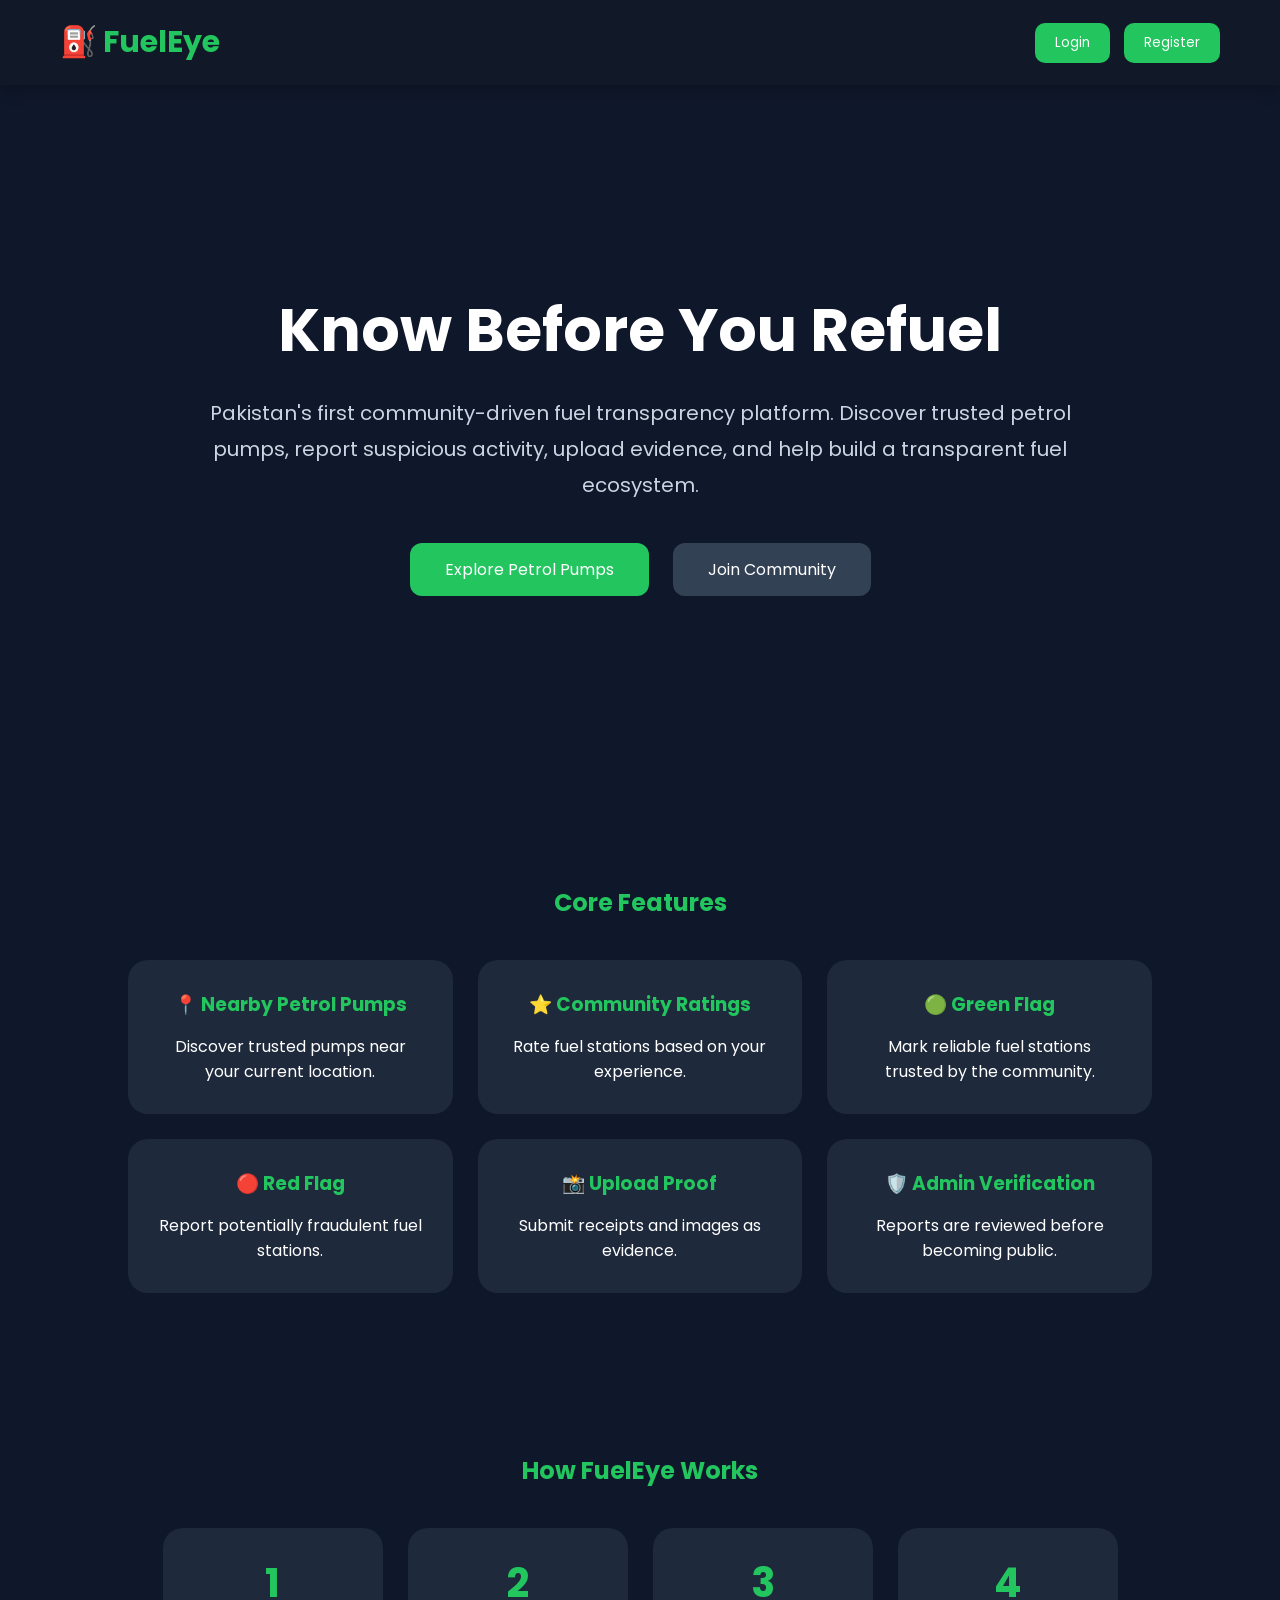
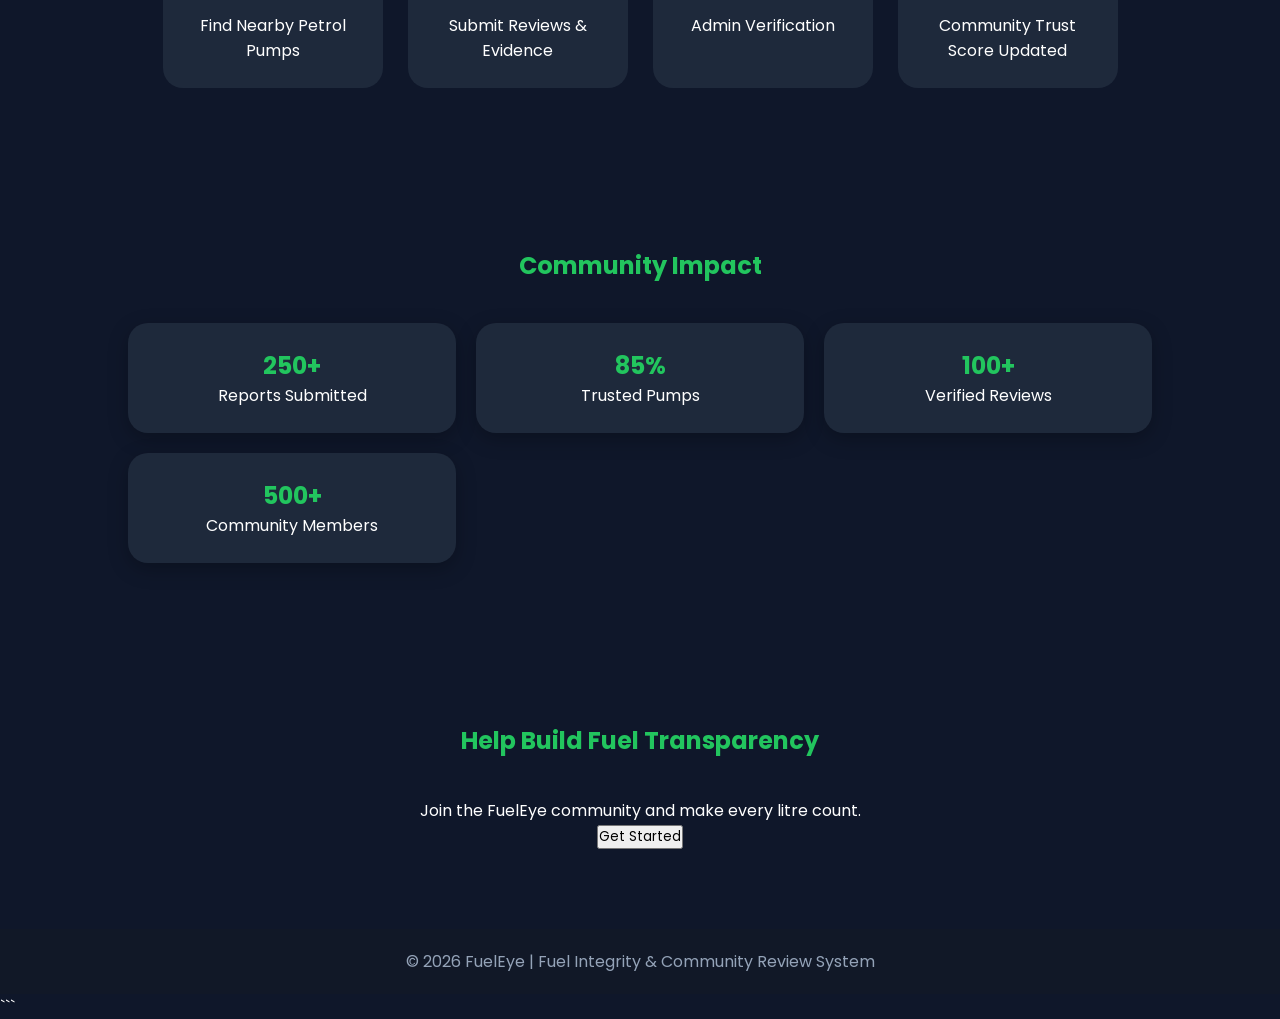
<file: index.html>
<!DOCTYPE html>
<html lang="en">

<head>
    <meta charset="UTF-8">
    <meta name="viewport" content="width=device-width, initial-scale=1.0">
    <title>FuelEye - Fuel Transparency Platform</title>

    <link rel="stylesheet" href="css/style.css">

    <link href="https://fonts.googleapis.com/css2?family=Poppins:wght@300;400;500;600;700&display=swap"
        rel="stylesheet">
</head>

<body>

    <!-- NAVBAR -->

    <nav>

        <div class="logo">
            ⛽ FuelEye
        </div>

        <div class="nav-links">

            <button onclick="location.href='login.html'">
                Login
            </button>

            <button onclick="location.href='register.html'">
                Register
            </button>

        </div>

    </nav>

    <!-- HERO SECTION -->

    <section class="hero">

        <div class="hero-content">

            <h1>
                Know Before You Refuel
            </h1>

            <p>
                Pakistan's first community-driven fuel transparency platform.
                Discover trusted petrol pumps, report suspicious activity,
                upload evidence, and help build a transparent fuel ecosystem.
            </p>

            <div class="hero-buttons">

                <button class="primary-btn"
                    onclick="location.href='map.html'">

                    Explore Petrol Pumps

                </button>

                <button class="secondary-btn"
                    onclick="location.href='register.html'">

                    Join Community

                </button>

            </div>

        </div>

    </section>

    <!-- FEATURES -->

    <section class="features">

        <h2>Core Features</h2>

        <div class="feature-grid">

            <div class="feature-card">

                <h3>📍 Nearby Petrol Pumps</h3>

                <p>
                    Discover trusted pumps near your current location.
                </p>

            </div>

            <div class="feature-card">

                <h3>⭐ Community Ratings</h3>

                <p>
                    Rate fuel stations based on your experience.
                </p>

            </div>

            <div class="feature-card">

                <h3>🟢 Green Flag</h3>

                <p>
                    Mark reliable fuel stations trusted by the community.
                </p>

            </div>

            <div class="feature-card">

                <h3>🔴 Red Flag</h3>

                <p>
                    Report potentially fraudulent fuel stations.
                </p>

            </div>

            <div class="feature-card">

                <h3>📸 Upload Proof</h3>

                <p>
                    Submit receipts and images as evidence.
                </p>

            </div>

            <div class="feature-card">

                <h3>🛡️ Admin Verification</h3>

                <p>
                    Reports are reviewed before becoming public.
                </p>

            </div>

        </div>

    </section>

    <!-- HOW IT WORKS -->

    <section class="how-it-works">

        <h2>How FuelEye Works</h2>

        <div class="steps">

            <div class="step">
                <h3>1</h3>
                <p>Find Nearby Petrol Pumps</p>
            </div>

            <div class="step">
                <h3>2</h3>
                <p>Submit Reviews & Evidence</p>
            </div>

            <div class="step">
                <h3>3</h3>
                <p>Admin Verification</p>
            </div>

            <div class="step">
                <h3>4</h3>
                <p>Community Trust Score Updated</p>
            </div>

        </div>

    </section>

    <!-- LIVE STATS -->

    <section class="stats">

        <h2>Community Impact</h2>

        <div class="stats-grid">

            <div class="stat-box">
                <h1>250+</h1>
                <p>Reports Submitted</p>
            </div>

            <div class="stat-box">
                <h1>85%</h1>
                <p>Trusted Pumps</p>
            </div>

            <div class="stat-box">
                <h1>100+</h1>
                <p>Verified Reviews</p>
            </div>

            <div class="stat-box">
                <h1>500+</h1>
                <p>Community Members</p>
            </div>

        </div>

    </section>

    <!-- CTA -->

    <section class="cta">

        <h2>
            Help Build Fuel Transparency
        </h2>

        <p>
            Join the FuelEye community and make every litre count.
        </p>

        <button onclick="location.href='register.html'">

            Get Started

        </button>

    </section>

    <!-- FOOTER -->

    <footer>

        <p>
            © 2026 FuelEye | Fuel Integrity & Community Review System
        </p>

    </footer>

</body>

</html>
```
</file>
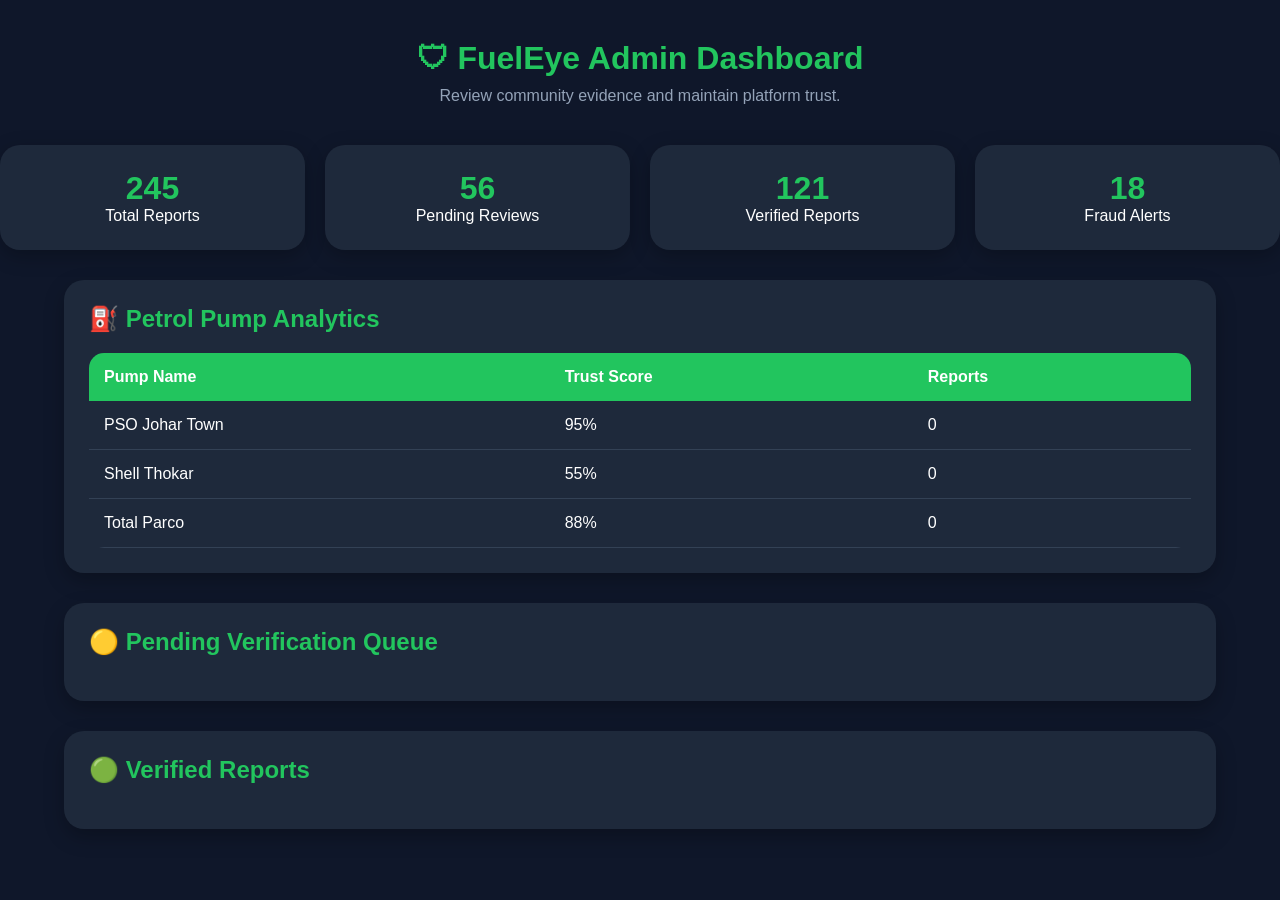
<file: admin.html>
<!DOCTYPE html>
<html lang="en">

<head>
<meta charset="UTF-8">
<meta name="viewport" content="width=device-width, initial-scale=1.0">
<title>FuelEye Admin Dashboard</title>

<link rel="stylesheet" href="css/style.css">
</head>

<body>

<div class="admin-header">

    <h1>🛡 FuelEye Admin Dashboard</h1>

    <p>
        Review community evidence and maintain platform trust.
    </p>

</div>

<!-- ANALYTICS -->

<div class="analytics">

    <div class="stat-card">
        <h1>245</h1>
        <p>Total Reports</p>
    </div>

    <div class="stat-card">
        <h1>56</h1>
        <p>Pending Reviews</p>
    </div>

    <div class="stat-card">
        <h1>121</h1>
        <p>Verified Reports</p>
    </div>

    <div class="stat-card">
        <h1>18</h1>
        <p>Fraud Alerts</p>
    </div>

</div>

<!-- PETROL PUMP TABLE -->

<section class="admin-section">

    <h2>⛽ Petrol Pump Analytics</h2>

    <table class="admin-table">

        <thead>

            <tr>
                <th>Pump Name</th>
                <th>Trust Score</th>
                <th>Reports</th>
            </tr>

        </thead>

        <tbody id="tableData">

        </tbody>

    </table>

</section>

<!-- PENDING REPORTS -->

<section class="admin-section">

    <h2>🟡 Pending Verification Queue</h2>

    <div id="pendingContainer">

    </div>

</section>

<!-- VERIFIED REPORTS -->

<section class="admin-section">

    <h2>🟢 Verified Reports</h2>

    <div id="verifiedContainer">

    </div>

</section>

<script src="js/pumps.js"></script>
<script src="js/admin.js"></script>

</body>

</html>
</file>
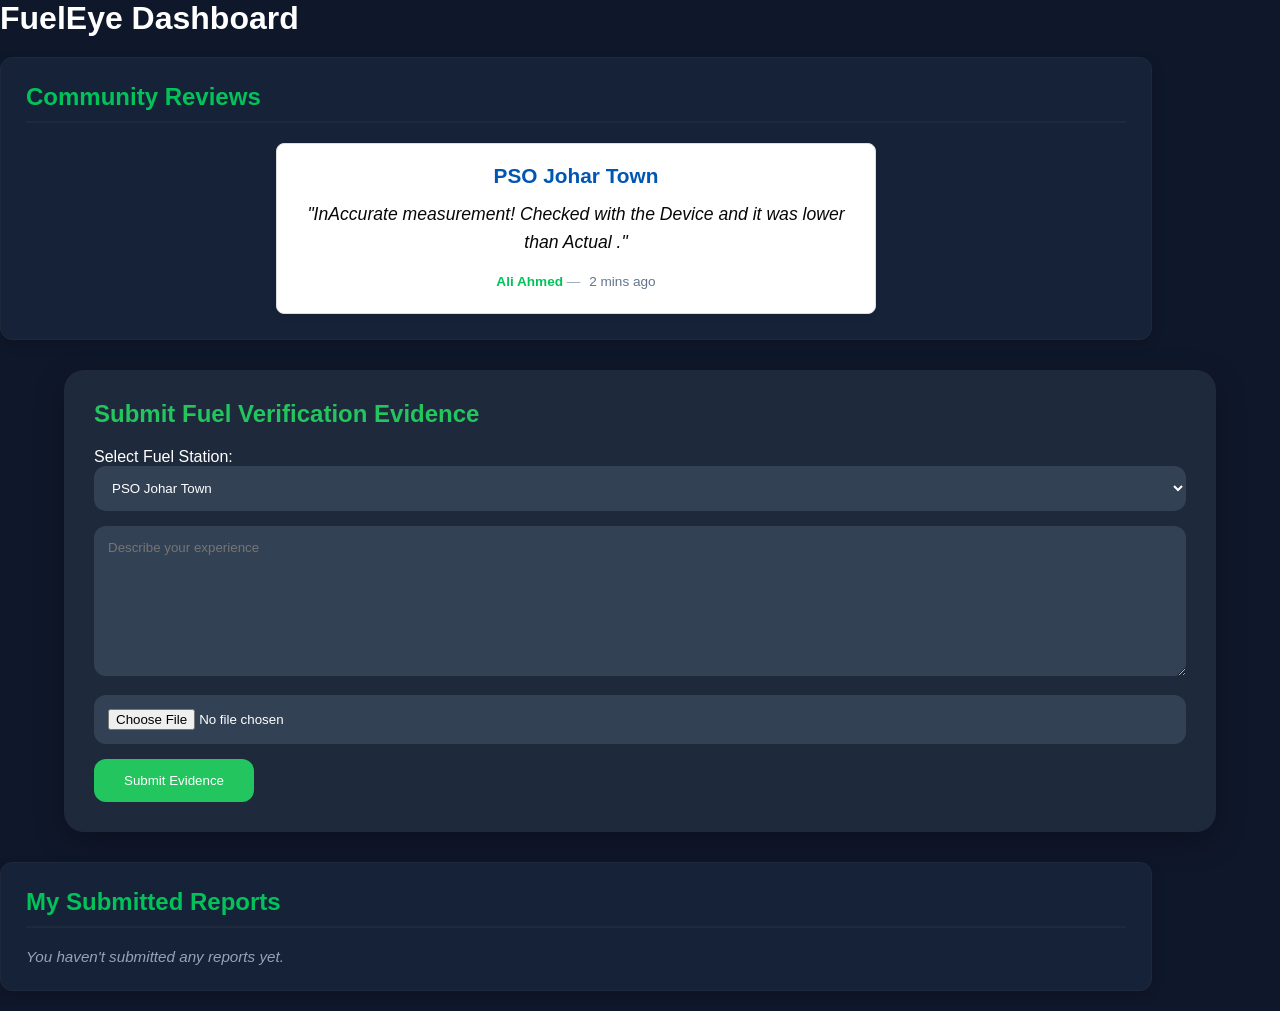
<file: dashboard.html>
<!DOCTYPE html>
<html lang="en">
<head>
    <meta charset="UTF-8">
    <meta name="viewport" content="width=device-width, initial-scale=1.0">
    <title>FuelEye Dashboard</title>
    <link rel="stylesheet" href="css/style.css">
    </head>
<body>

    <h1>FuelEye Dashboard</h1>

    <div class="analytics" id="pumpList">
        </div>

    <section class="review-feed">
        <h2>Community Reviews</h2>
        <div id="reviewsFeed"></div>
    </section>

    <section class="proof-submission">
        <h2>Submit Fuel Verification Evidence</h2>

        <label for="pumpSelect">Select Fuel Station:</label>
        <select id="pumpSelect">
            <option value="PSO Johar Town">PSO Johar Town</option>
            <option value="Shell Thokar">Shell Thokar</option>
            <option value="Total Parco">Total Parco</option>
        </select>

        <textarea id="reportText" placeholder="Describe your experience"></textarea>

        <input type="file" id="proofImage" accept="image/*">

        <button onclick="submitEvidence()">
            Submit Evidence
        </button>
    </section>

    <section class="myReports">
        <h2>My Submitted Reports</h2>
        <div id="userReports"></div>
    </section>

    <script src="js/dashboard.js"></script>
</body>
</html>
</file>
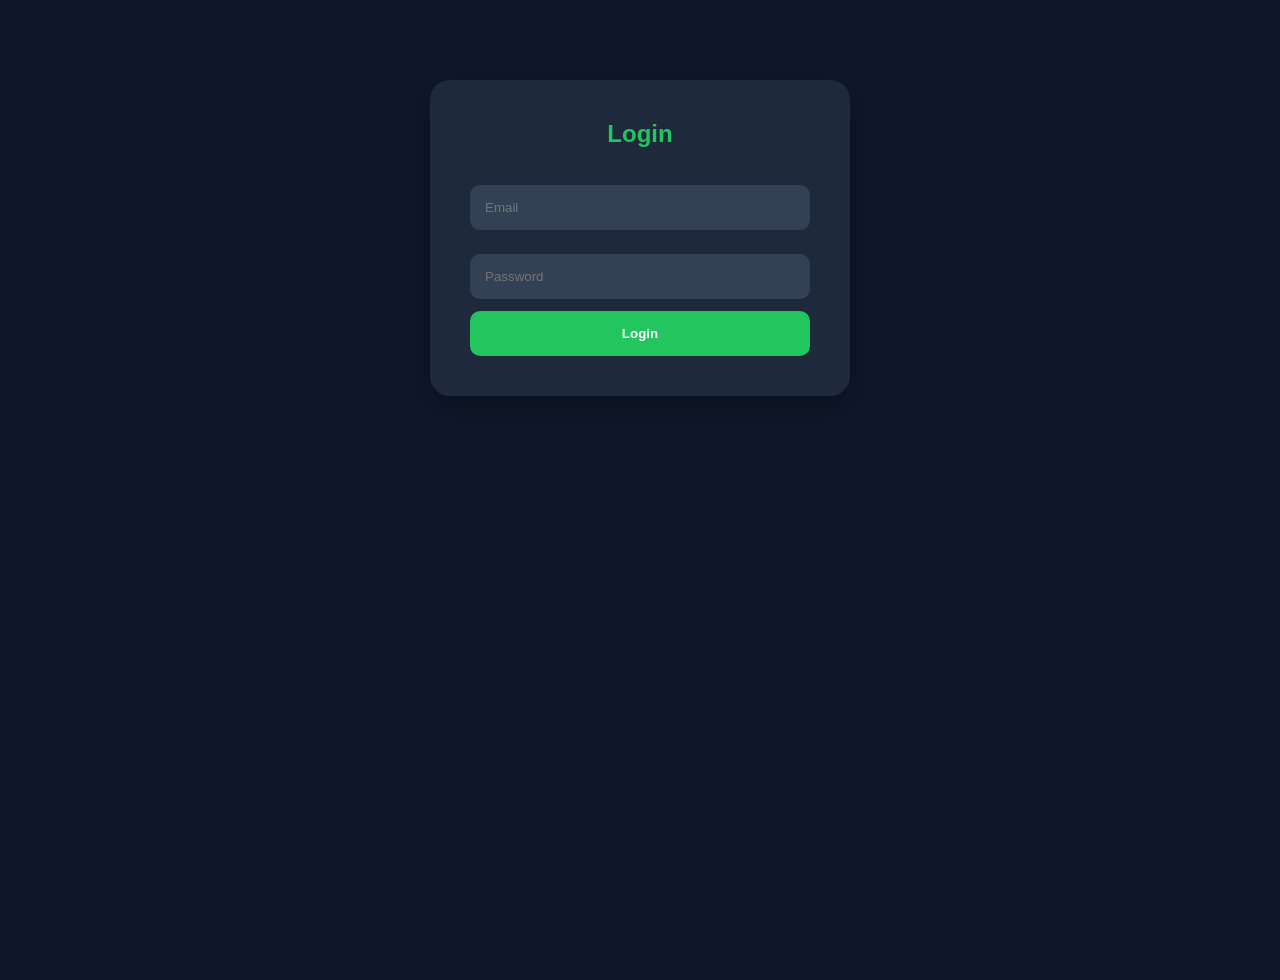
<file: login.html>
<!DOCTYPE html>
<html>
<head>
<title>Login</title>
<link rel="stylesheet" href="css/style.css">
</head>

<body>

<div class="form-box">

<h2>Login</h2>

<input id="email"
placeholder="Email">

<input id="password"
type="password"
placeholder="Password">

<button onclick="login()">
Login
</button>

</div>

<script src="js/auth.js"></script>

</body>
</html>
</file>
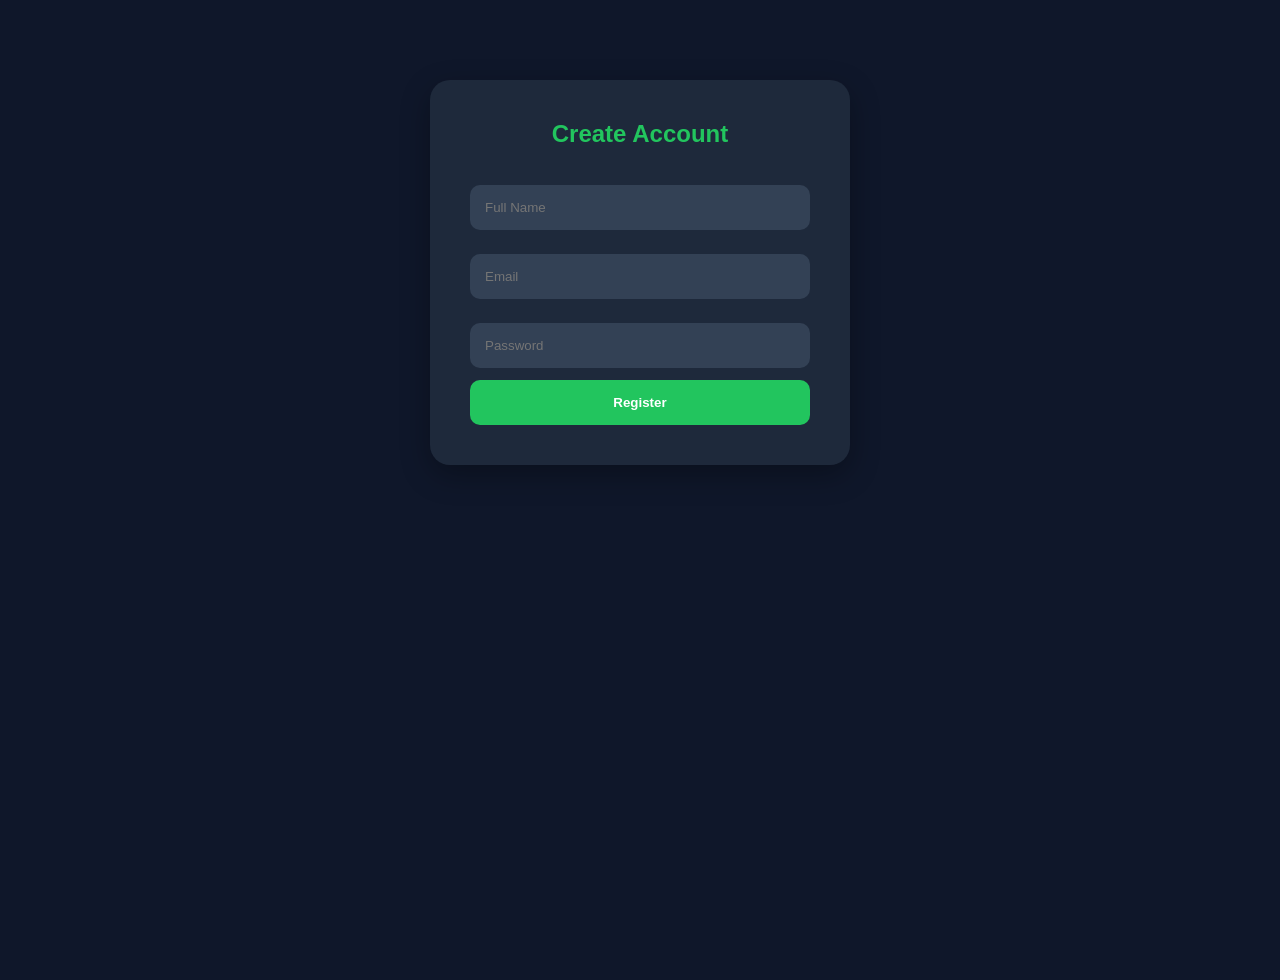
<file: register.html>
<!DOCTYPE html>
<html>
<head>
<title>Register</title>
<link rel="stylesheet" href="css/style.css">
</head>

<body>

<div class="form-box">

<h2>Create Account</h2>

<input id="name" placeholder="Full Name">

<input id="email" placeholder="Email">

<input id="password"
type="password"
placeholder="Password">

<button onclick="register()">
Register
</button>

</div>

<script src="js/auth.js"></script>

</body>
</html>
</file>
<file: css/style.css>
/* =========================
   GLOBAL STYLES
========================= */

*{
    margin:0;
    padding:0;
    box-sizing:border-box;
    font-family:'Poppins',sans-serif;
}

body{
    background:#0f172a;
    color:white;
    min-height:100vh;
}

a{
    text-decoration:none;
}

button{
    cursor:pointer;
    transition:0.3s ease;
}

/* =========================
   NAVBAR
========================= */

nav{
    display:flex;
    justify-content:space-between;
    align-items:center;
    padding:20px 60px;
    background:#111827;
    box-shadow:0 4px 15px rgba(0,0,0,.25);
}

.logo{
    font-size:30px;
    font-weight:700;
    color:#22c55e;
}

nav button{
    background:#22c55e;
    color:white;
    border:none;
    padding:10px 20px;
    border-radius:10px;
    margin-left:10px;
}

nav button:hover{
    background:#16a34a;
}

/* =========================
   HERO SECTION
========================= */

.hero{
    min-height:80vh;
    display:flex;
    justify-content:center;
    align-items:center;
    text-align:center;
    padding:30px;
}

.hero-content{
    max-width:900px;
}

.hero h1{
    font-size:60px;
    margin-bottom:20px;
}

.hero p{
    color:#cbd5e1;
    font-size:20px;
    line-height:1.8;
    margin-bottom:30px;
}

.primary-btn,
.secondary-btn{
    padding:14px 35px;
    border:none;
    border-radius:12px;
    margin:10px;
    font-size:16px;
}

.primary-btn{
    background:#22c55e;
    color:white;
}

.secondary-btn{
    background:#334155;
    color:white;
}

/* =========================
   LOGIN / REGISTER
========================= */

.form-box{
    width:420px;
    margin:80px auto;
    padding:40px;
    background:#1e293b;
    border-radius:20px;
    box-shadow:0 10px 30px rgba(0,0,0,.3);
}

.form-box h2{
    text-align:center;
    margin-bottom:25px;
    color:#22c55e;
}

.form-box input{
    width:100%;
    padding:15px;
    margin:12px 0;
    border:none;
    border-radius:10px;
    background:#334155;
    color:white;
}

.form-box button{
    width:100%;
    padding:15px;
    border:none;
    border-radius:10px;
    background:#22c55e;
    color:white;
    font-weight:600;
}

/* =========================
   FEATURES SECTION
========================= */

.features,
.how-it-works,
.stats,
.cta{
    padding:80px 10%;
    text-align:center;
}

.features h2,
.how-it-works h2,
.stats h2,
.cta h2{
    margin-bottom:40px;
    color:#22c55e;
}

.feature-grid{
    display:grid;
    grid-template-columns:repeat(auto-fit,minmax(280px,1fr));
    gap:25px;
}

.feature-card{
    background:#1e293b;
    padding:30px;
    border-radius:20px;
    transition:.3s;
}

.feature-card:hover{
    transform:translateY(-8px);
}

.feature-card h3{
    margin-bottom:15px;
    color:#22c55e;
}

/* =========================
   HOW IT WORKS
========================= */

.steps{
    display:flex;
    flex-wrap:wrap;
    justify-content:center;
    gap:25px;
}

.step{
    width:220px;
    background:#1e293b;
    padding:25px;
    border-radius:20px;
}

.step h3{
    color:#22c55e;
    font-size:40px;
}

/* =========================
   STATS
========================= */

.stats-grid,
.analytics{
    display:grid;
    grid-template-columns:repeat(auto-fit,minmax(250px,1fr));
    gap:20px;
}

.stat-box,
.stat-card{
    background:#1e293b;
    padding:25px;
    border-radius:20px;
    text-align:center;
    box-shadow:0 6px 20px rgba(0,0,0,.25);
}

.stat-box h1,
.stat-card h1{
    color:#22c55e;
}

/* =========================
   DASHBOARD
========================= */

.dashboard-title{
    text-align:center;
    margin-top:30px;
    font-size:42px;
    color:#22c55e;
}

.review-feed,
.proof-submission,
.myReports{
    width:90%;
    margin:30px auto;
    background:#1e293b;
    padding:30px;
    border-radius:20px;
    box-shadow:0 10px 30px rgba(0,0,0,.25);
}

.review-feed h2,
.proof-submission h2,
.myReports h2{
    margin-bottom:20px;
    color:#22c55e;
}

.review-card,
.report-card{
    background:#334155;
    padding:20px;
    border-radius:15px;
    margin-bottom:15px;
}

.report-card img{
    width:250px;
    border-radius:12px;
    margin-top:10px;
}

/* =========================
   FORMS INSIDE DASHBOARD
========================= */

#pumpSelect,
#reportText,
#proofImage{
    width:100%;
    padding:14px;
    margin-bottom:15px;
    border:none;
    border-radius:12px;
    background:#334155;
    color:white;
}

#reportText{
    min-height:150px;
    resize:vertical;
}

.proof-submission button{
    background:#22c55e;
    color:white;
    border:none;
    padding:14px 30px;
    border-radius:12px;
}

/* =========================
   STATUS COLORS
========================= */

.status-pending{
    color:#facc15;
    font-weight:bold;
}

.status-approved{
    color:#22c55e;
    font-weight:bold;
}

.status-rejected{
    color:#ef4444;
    font-weight:bold;
}

/* =========================
   MAP
========================= */

#map{
    width:100%;
    height:90vh;
}

/* =========================
   MODAL
========================= */

.modal{
    display:none;
    position:fixed;
    inset:0;
    background:rgba(0,0,0,.7);
    justify-content:center;
    align-items:center;
    z-index:1000;
}

.modal-content{
    width:600px;
    max-height:90vh;
    overflow-y:auto;
    background:#1e293b;
    padding:30px;
    border-radius:20px;
}

.close{
    float:right;
    font-size:32px;
    cursor:pointer;
}

.green-btn{
    background:#16a34a;
    color:white;
    border:none;
    padding:12px 20px;
    border-radius:10px;
}

.red-btn{
    background:#dc2626;
    color:white;
    border:none;
    padding:12px 20px;
    border-radius:10px;
}

.submit-report{
    background:#2563eb;
    color:white;
    border:none;
    padding:12px 20px;
    border-radius:10px;
}

/* =========================
   REVIEWS
========================= */

.review{
    background:#334155;
    padding:15px;
    border-radius:12px;
    margin-top:15px;
}

.review h4{
    color:#22c55e;
}

/* =========================
   FOOTER
========================= */

footer{
    background:#111827;
    text-align:center;
    padding:20px;
    color:#94a3b8;
}

/* =========================
   SCROLLBAR
========================= */

::-webkit-scrollbar{
    width:8px;
}

::-webkit-scrollbar-thumb{
    background:#22c55e;
    border-radius:10px;
}

/* =========================
   RESPONSIVE
========================= */

@media(max-width:768px){

    nav{
        padding:15px 20px;
        flex-direction:column;
        gap:15px;
    }

    .hero h1{
        font-size:38px;
    }

    .hero p{
        font-size:16px;
    }

    .form-box{
        width:90%;
    }

    .modal-content{
        width:95%;
    }

    .review-feed,
    .proof-submission,
    .myReports{
        width:95%;
    }
}

/* ==========================
   ADMIN DASHBOARD
========================== */

.admin-header{
    text-align:center;
    padding:40px 20px;
}

.admin-header h1{
    color:#22c55e;
    margin-bottom:10px;
}

.admin-header p{
    color:#94a3b8;
}

.admin-section{
    width:90%;
    margin:30px auto;
    background:#1e293b;
    padding:25px;
    border-radius:20px;
    box-shadow:0 8px 20px rgba(0,0,0,.25);
}

.admin-section h2{
    color:#22c55e;
    margin-bottom:20px;
}

.admin-table{
    width:100%;
    border-collapse:collapse;
    overflow:hidden;
    border-radius:15px;
}

.admin-table thead{
    background:#22c55e;
}

.admin-table th{
    padding:15px;
    text-align:left;
    color:white;
}

.admin-table td{
    padding:15px;
    border-bottom:1px solid #334155;
}

.admin-table tr:hover{
    background:#334155;
}

.admin-card{
    background:#334155;
    padding:20px;
    border-radius:15px;
    margin-bottom:20px;
}

.admin-card h3{
    color:#22c55e;
    margin-bottom:10px;
}

.admin-card p{
    margin-bottom:10px;
}

.admin-card img{
    width:250px;
    border-radius:15px;
    margin:15px 0;
    border:2px solid #475569;
}

.approve-btn{
    background:#22c55e;
    color:white;
    border:none;
    padding:12px 25px;
    border-radius:10px;
    margin-right:10px;
    cursor:pointer;
}

.reject-btn{
    background:#ef4444;
    color:white;
    border:none;
    padding:12px 25px;
    border-radius:10px;
    cursor:pointer;
}

.approve-btn:hover{
    background:#16a34a;
}

.reject-btn:hover{
    background:#dc2626;
}
.review-feed {
    background-color: #ffffff;
    border-radius: 12px;
    padding: 25px;
    margin: 20px 0;
    box-shadow: 0 4px 12px rgba(0, 0, 0, 0.05);
}

.review-feed h2 {
    color: #2c3e50;
    font-size: 1.5rem;
    margin-top: 0;
    margin-bottom: 20px;
    border-bottom: 2px solid #ecf0f1;
    padding-bottom: 10px;
}

/* Slideshow Wrapper Element */
#reviewsFeed {
    min-height: 160px; /* Prevents layout shifting when content changes */
    display: flex;
    align-items: center;
    justify-content: center;
}

/* ==========================================================================
   COMMUNITY REVIEWS SECTION (DARK THEME)
   ========================================================================== */

/* Container section for the review feed */
.review-feed {
    background-color: #162238; /* Matches the dark dashboard cards */
    border-radius: 12px;
    padding: 25px;
    margin: 20px 0;
    border: 1px solid #1e293b;
    box-shadow: 0 4px 12px rgba(0, 0, 0, 0.15);
}

.review-feed h2 {
    color: #02c35a; /* Vibrant FuelEye Green */
    font-size: 1.5rem;
    margin-top: 0;
    margin-bottom: 20px;
    border-bottom: 2px solid #1e293b;
    padding-bottom: 10px;
}

/* Slideshow Wrapper Element */
#reviewsFeed {
    min-height: 160px; /* Prevents layout shifting when content changes */
    display: flex;
    align-items: center;
    justify-content: center;
}

/* The Animated Slideshow Card */
.slideshow-card {
    width: 100%;
    max-width: 600px;
    padding: 25px;
    background: #0d192e; /* Deep dark contrast background */
    border: 1px solid #1e293b;
    border-radius: 10px;
    box-shadow: 0 4px 15px rgba(0, 0, 0, 0.2);
    text-align: center;
    animation: fadeInOut 4s infinite ease-in-out; /* Smooth transition effect */
}

/* Station/Pump Name Header */
.slideshow-card h3 {
    margin: 0 0 12px 0;
    color: #ffffff;
    font-size: 1.3rem;
    font-weight: 600;
}

/* The review text quote */
.slideshow-card p {
    color: #070707; /* Clear, legible off-white text */
    font-size: 1.1rem;
    font-style: italic;
    line-height: 1.6;
    margin-bottom: 15px;
}

/* User attribution and timestamp */
.slideshow-card small {
    display: block;
    color: #94a3b8;
    font-size: 0.85rem;
    font-style: normal;
}

.slideshow-card small strong {
    color: #02c35a; /* Name accented in FuelEye Green */
}

.slideshow-card small span {
    color: #64748b;
    margin-left: 5px;
}

/* CSS Keyframes for a smooth fade-in and fade-out transition */
@keyframes fadeInOut {
    0% {
        opacity: 0;
        transform: translateY(5px);
    }
    10% {
        opacity: 1;
        transform: translateY(0);
    }
    90% {
        opacity: 1;
        transform: translateY(0);
    }
    100% {
        opacity: 0;
        transform: translateY(-5px);
    }
}


/* ==========================================================================
   MY SUBMITTED REPORTS SECTION (DARK THEME)
   ========================================================================== */

/* Container section for the personal reports tracker */
.myReports {
    background-color: #162238; /* Dark card block background */
    border-radius: 12px;
    padding: 25px;
    margin: 20px 0;
    border: 1px solid #1e293b;
    box-shadow: 0 4px 12px rgba(0, 0, 0, 0.15);
}

.myReports h2 {
    color: #02c35a; /* FuelEye Green */
    font-size: 1.5rem;
    margin-top: 0;
    margin-bottom: 20px;
    border-bottom: 2px solid #1e293b;
    padding-bottom: 10px;
}

/* Fallback paragraph if there are no reports */
#userReports p {
    color: #94a3b8;
    font-style: italic;
    font-size: 0.95rem;
}

/* General style applied to all report status cards generated by JS */
#userReports .card {
    background: #0d192e; /* Nested card darker tint */
    border: 1px solid #1e293b;
    border-radius: 8px;
    padding: 20px;
    margin-bottom: 15px;
    box-shadow: 0 4px 6px rgba(0, 0, 0, 0.1);
    transition: transform 0.2s ease, box-shadow 0.2s ease, border-color 0.2s ease;
}

#userReports .card:hover {
    transform: translateY(-2px);
    box-shadow: 0 6px 12px rgba(0, 0, 0, 0.2);
    border-color: #334155;
}

/* Station title within the report card */
#userReports .card h4 {
    margin: 0 0 8px 0;
    color: #ffffff;
    font-size: 1.2rem;
    font-weight: 600;
}

/* User's typed comment/review within the report card */
#userReports .card p {
    color: #cbd5e1;
    font-size: 1rem;
    line-height: 1.5;
    margin: 0 0 12px 0;
}

/* Timestamp, Status label text block */
#userReports .card small {
    display: block;
    color: #94a3b8;
    font-size: 0.85rem;
}

/* Proof Image attached to the report */
#userReports .card img {
    display: block;
    margin-top: 12px;
    border-radius: 6px;
    border: 1px solid #1e293b;
    object-fit: cover;
    max-height: 200px;
    width: auto;
    max-width: 100%;
}

/* Status-specific Glow Overrides (Adapts the inline styles from JS smoothly) */
#userReports .card[style*="green"] {
    background: linear-gradient(to right, #052e16, #0d192e) !important;
    border-left: 5px solid #02c35a !important;
}

#userReports .card[style*="#b58100"] {
    background: linear-gradient(to right, #332200, #0d192e) !important;
    border-left: 5px solid #ffb300 !important;
}
</file>
